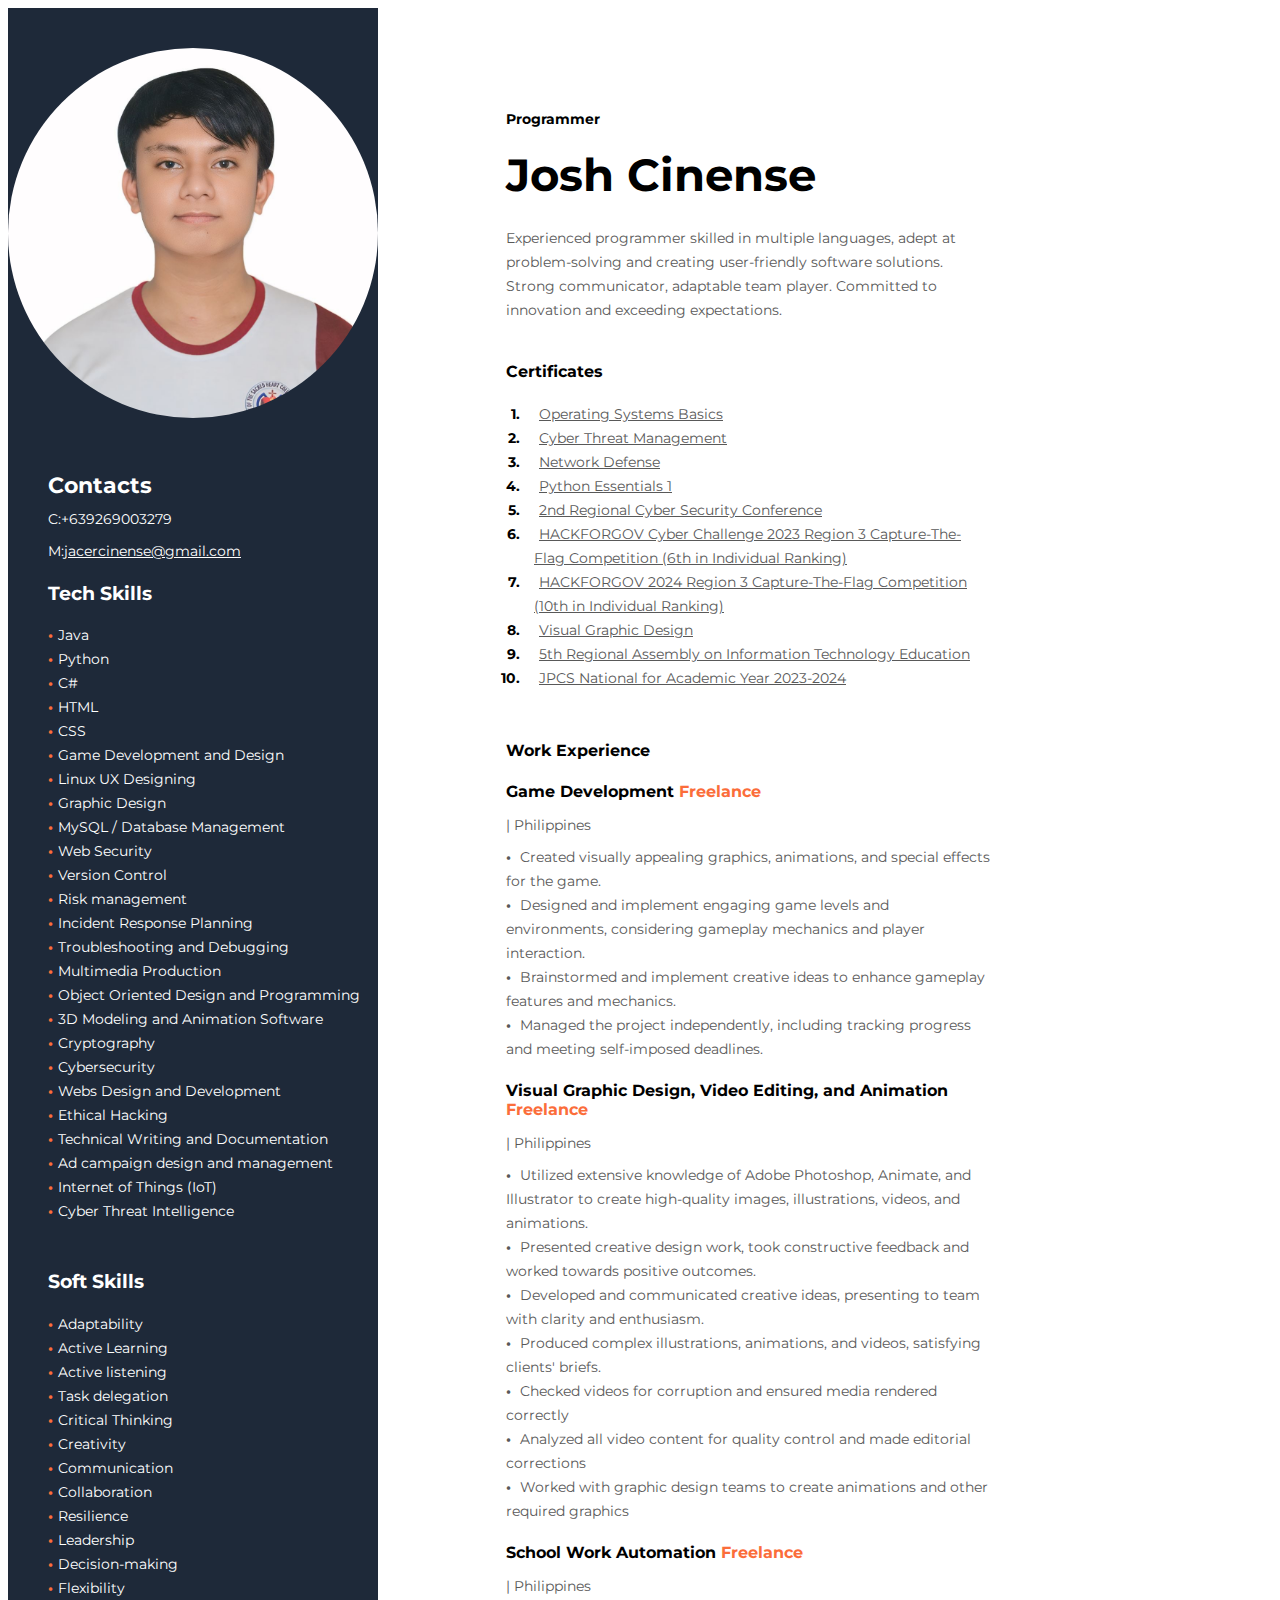
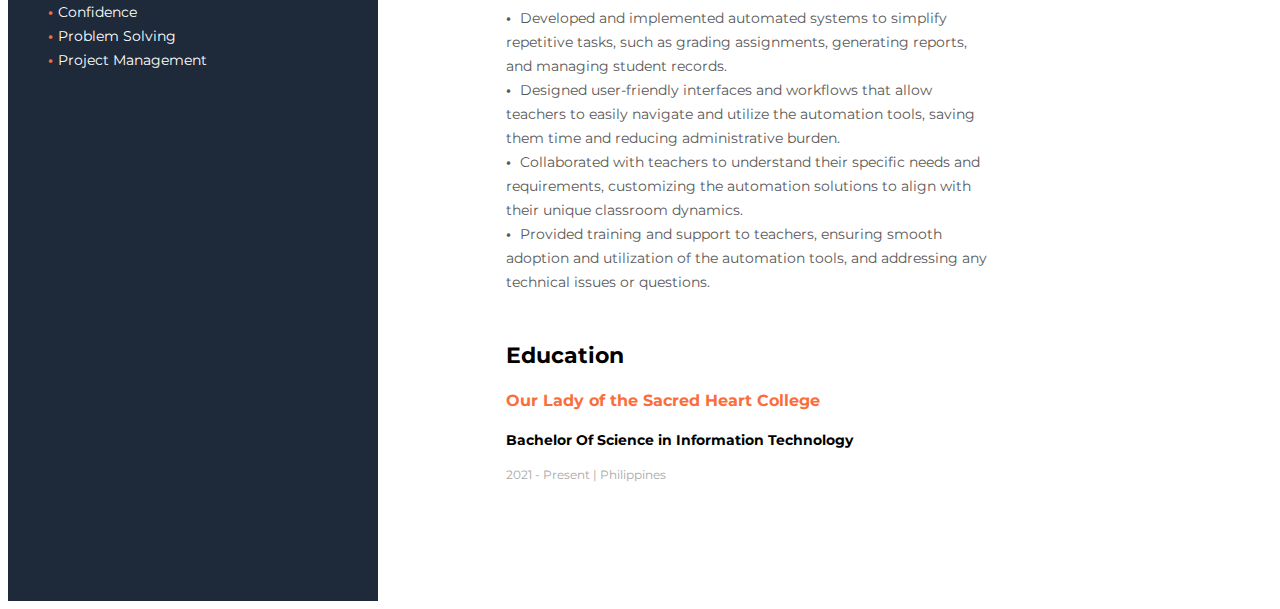
<file: index.html>
<!DOCTYPE html>
<html lang="en">
	<head>
		<meta charset="UTF-8" />
		<meta name="viewport" content="width=device-width, initial-scale=1.0" />
		<title>Curriculum Vitae</title>
		<link rel="stylesheet" href="css/resume-style.css" />
		<link rel="preconnect" href="https://fonts.googleapis.com" />
		<link rel="preconnect" href="https://fonts.gstatic.com" crossorigin />
		<link
			href="https://fonts.googleapis.com/css2?family=Montserrat:wght@400;700&display=swap"
			rel="stylesheet"
		/>
		<link
			rel="icon"
			type="image/png"
			sizes="32x32"
			href="images/resumeFavicon.png"
		/>
	</head>
	<body>
		<!-- Left Section -->
		<section class="sidebar">
			<img src="images/img.jfif" alt="profile picture" width="370 px" style=" border-radius: 50%;"/>

			<div class="content">
				<!-- Contacts -->
				<div class="contacts">
					<h3>Contacts</h3>
					<p>
						C:<a class="phone-number" href="tel: +639269003279"
							>+639269003279</a
						>
					</p>
					<p>
						M:<a class="email" href="mailto: jacercinense@gmail.com"
							>jacercinense@gmail.com</a
						>
					</p>
				</div>

				<!-- Tech Skills -->
				<div class="tech-skills">
					<h3>Tech Skills</h3>
					<ul>
						<li>Java</li>
						<li>Python</li>
						<li>C#</li>
						<li>HTML</li>
						<li>CSS</li>
						<li>Game Development and Design</li>
						<li>Linux UX Designing</li>
						<li>Graphic Design</li>
						<li>MySQL / Database Management</li>
						<li>Web Security</li>
						<li>Version Control</li>
						<li>Risk management</li>
						<li>Incident Response Planning</li>
						<li>Troubleshooting and Debugging</li>
						<li>Multimedia Production</li>
						<li>Object Oriented Design and Programming</li>
						<li>3D Modeling and Animation Software</li>
						<li>Cryptography</li>
						<li>Cybersecurity</li>
						<li>Webs Design and Development</li>
						<li>Ethical Hacking</li>
						<li>Technical Writing and Documentation</li>
						<li>Ad campaign design and management</li>
						<li>Internet of Things (IoT)</li>
						<li>Cyber Threat Intelligence</li>
					</ul>
				</div>

				<!-- Soft Skills -->
				<div class="soft-skills">
					<h3>Soft Skills</h3>
					<ul>
						<li>Adaptability</li>
						<li>Active Learning</li>
						<li>Active listening</li>
						<li>Task delegation</li>
						<li>Critical Thinking</li>
						<li>Creativity</li>
						<li>Communication</li>
						<li>Collaboration</li>
						<li>Resilience</li>
						<li>Leadership</li>
						<li>Decision-making</li>
						<li>Flexibility</li>
						<li>Confidence</li>
						<li>Problem Solving</li>
						<li>Project Management</li>
					</ul>
				</div>
			</div>
		</section>

		<!-- Right Section -->
		<section class="main-content">
			<!-- Summary Section -->
			<div class="summary">
				<h4>Programmer</h4>
				<h2>Josh Cinense</h2>
				<p>
					Experienced programmer skilled in multiple languages, adept
					at problem-solving and creating user-friendly software
					solutions. Strong communicator, adaptable team player.
					Committed to innovation and exceeding expectations.
				</p>
			</div>

			<!-- Project Section -->
			<div class="certificates">
				<h4>Certificates</h4>
				<ol>
					<li>
						<a
							href="https://www.credly.com/badges/76a40b3c-e6a1-431d-9933-56809e82e6db/public_url"
							target="_blank"
						>
							Operating Systems Basics
						</a>
					</li>
					<li>
						<a
							href="https://www.credly.com/badges/68ecbac7-869f-4214-95cf-6eb22bc60975/public_url"
							target="_blank"
						>
							Cyber Threat Management
						</a>
					</li>
					<li>
						<a
							href="https://www.credly.com/badges/3b1cd866-f152-4d2c-b74b-e006c5a8441e/public_url"
							target="_blank"
						>
							Network Defense
						</a>
					</li>
					<li>
						<a
							href="https://www.credly.com/badges/473c1eee-04c3-47d2-adea-8beb9799e674/public_url"
							target="_blank"
						>
							Python Essentials 1
						</a>
					</li>
					<li>
						<a
							href="https://drive.google.com/file/d/1g6uxSfB51KdgdH7NT0A8UmgWc3cb3YsZ/view?usp=sharing"
							target="_blank"
						>
							2nd Regional Cyber Security Conference
						</a>
					</li>
					<li>
						<a
							href="https://drive.google.com/file/d/1x193VDDHuvDSxH79y1Qcs-W8S68nP1OR/view?usp=sharing"
							target="_blank"
						>
							HACKFORGOV Cyber Challenge 2023 Region 3 Capture-The-Flag Competition (6th in Individual Ranking)
						</a>
					</li>
					<li>
						<a
							href="https://drive.google.com/file/d/1y5uteuNSTWNRCpgx-ShwbR6LnvPmJiIN/view?usp=drive_link"
							target="_blank"
						>
						HACKFORGOV 2024 Region 3 Capture-The-Flag Competition (10th in Individual Ranking)
						</a>
					</li>
					<li>
						<a
							href="https://drive.google.com/file/d/11VxuBGEvFmjga03U-BJnUFMo6IEXLeWD/view?usp=sharing"
							target="_blank"
						>
							Visual Graphic Design
						</a>
					</li>
					<li>
						<a
							href="https://drive.google.com/file/d/1g2_9eIKiQcprtpD_e6fNZh8vLtGyNd4d/view?usp=sharing"
							target="_blank"
						>
							5th Regional Assembly on Information Technology
							Education
						</a>
					</li>
					<li>
						<a
							href="https://drive.google.com/file/d/1EW8RVi8BtUNYq9FKl7mxiOMX2kMZPyxO/view?usp=sharing"
							target="_blank"
						>
							JPCS National for Academic Year 2023-2024
						</a>
					</li>
				</ol>
			</div>

			<!-- Work experience section -->
			<div class="work-experience">
				<h4>Work Experience</h4>
				<div class="experience">
					<!-- 1st work experience -->
					<h3>
						Game Development <span class="subtitle">Freelance</span>
					</h3>
					<p>
						| Philippines
					</p>
					<ul>
						<li>
							Created visually appealing graphics, animations, and
							special effects for the game.
						</li>
						<li>
							Designed and implement engaging game levels and
							environments, considering gameplay mechanics and
							player interaction.
						</li>
						<li>
							Brainstormed and implement creative ideas to enhance
							gameplay features and mechanics.
						</li>
						<li>
							Managed the project independently, including
							tracking progress and meeting self-imposed
							deadlines.
						</li>
					</ul>
				</div>

				<div class="experience">
					<!-- 2nd work experience -->
					<h3>
						Visual Graphic Design, Video Editing, and Animation
						<span class="subtitle">Freelance</span>
					</h3>
					<p>
						| Philippines
					</p>
					<ul>
						<li>
							Utilized extensive knowledge of Adobe Photoshop,
							Animate, and Illustrator to create high-quality
							images, illustrations, videos, and animations.
						</li>
						<li>
							Presented creative design work, took constructive
							feedback and worked towards positive outcomes.
						</li>
						<li>
							Developed and communicated creative ideas,
							presenting to team with clarity and enthusiasm.
						</li>
						<li>
							Produced complex illustrations, animations, and
							videos, satisfying clients' briefs.
						</li>
						<li>
							Checked videos for corruption and ensured media
							rendered correctly
						</li>
						<li>
							Analyzed all video content for quality control and
							made editorial corrections
						</li>
						<li>
							Worked with graphic design teams to create
							animations and other required graphics
						</li>
					</ul>
				</div>
				<div class="experience">
					<h3>
						School Work Automation
						<span class="subtitle">Freelance</span>
					</h3>
					<p>| Philippines</p>
					<ul>
						<li>
							Developed and implemented automated systems to
							simplify repetitive tasks, such as grading
							assignments, generating reports, and managing
							student records.
						</li>
						<li>
							Designed user-friendly interfaces and workflows that
							allow teachers to easily navigate and utilize the
							automation tools, saving them time and reducing
							administrative burden.
						</li>
						<li>
							Collaborated with teachers to understand their
							specific needs and requirements, customizing the
							automation solutions to align with their unique
							classroom dynamics.
						</li>
						<li>
							Provided training and support to teachers, ensuring
							smooth adoption and utilization of the automation
							tools, and addressing any technical issues or
							questions.
						</li>
					</ul>
				</div>
			</div>
			<!-- Education section -->
			<div class="education">
				<h3>Education</h3>
				<h4 class="subtitle">Our Lady of the Sacred Heart College</h4>
				<h4>Bachelor Of Science in Information Technology</h4>
				<p>2021 - Present | Philippines</p>
			</div>
		</section>
	</body>
</html>
</file>
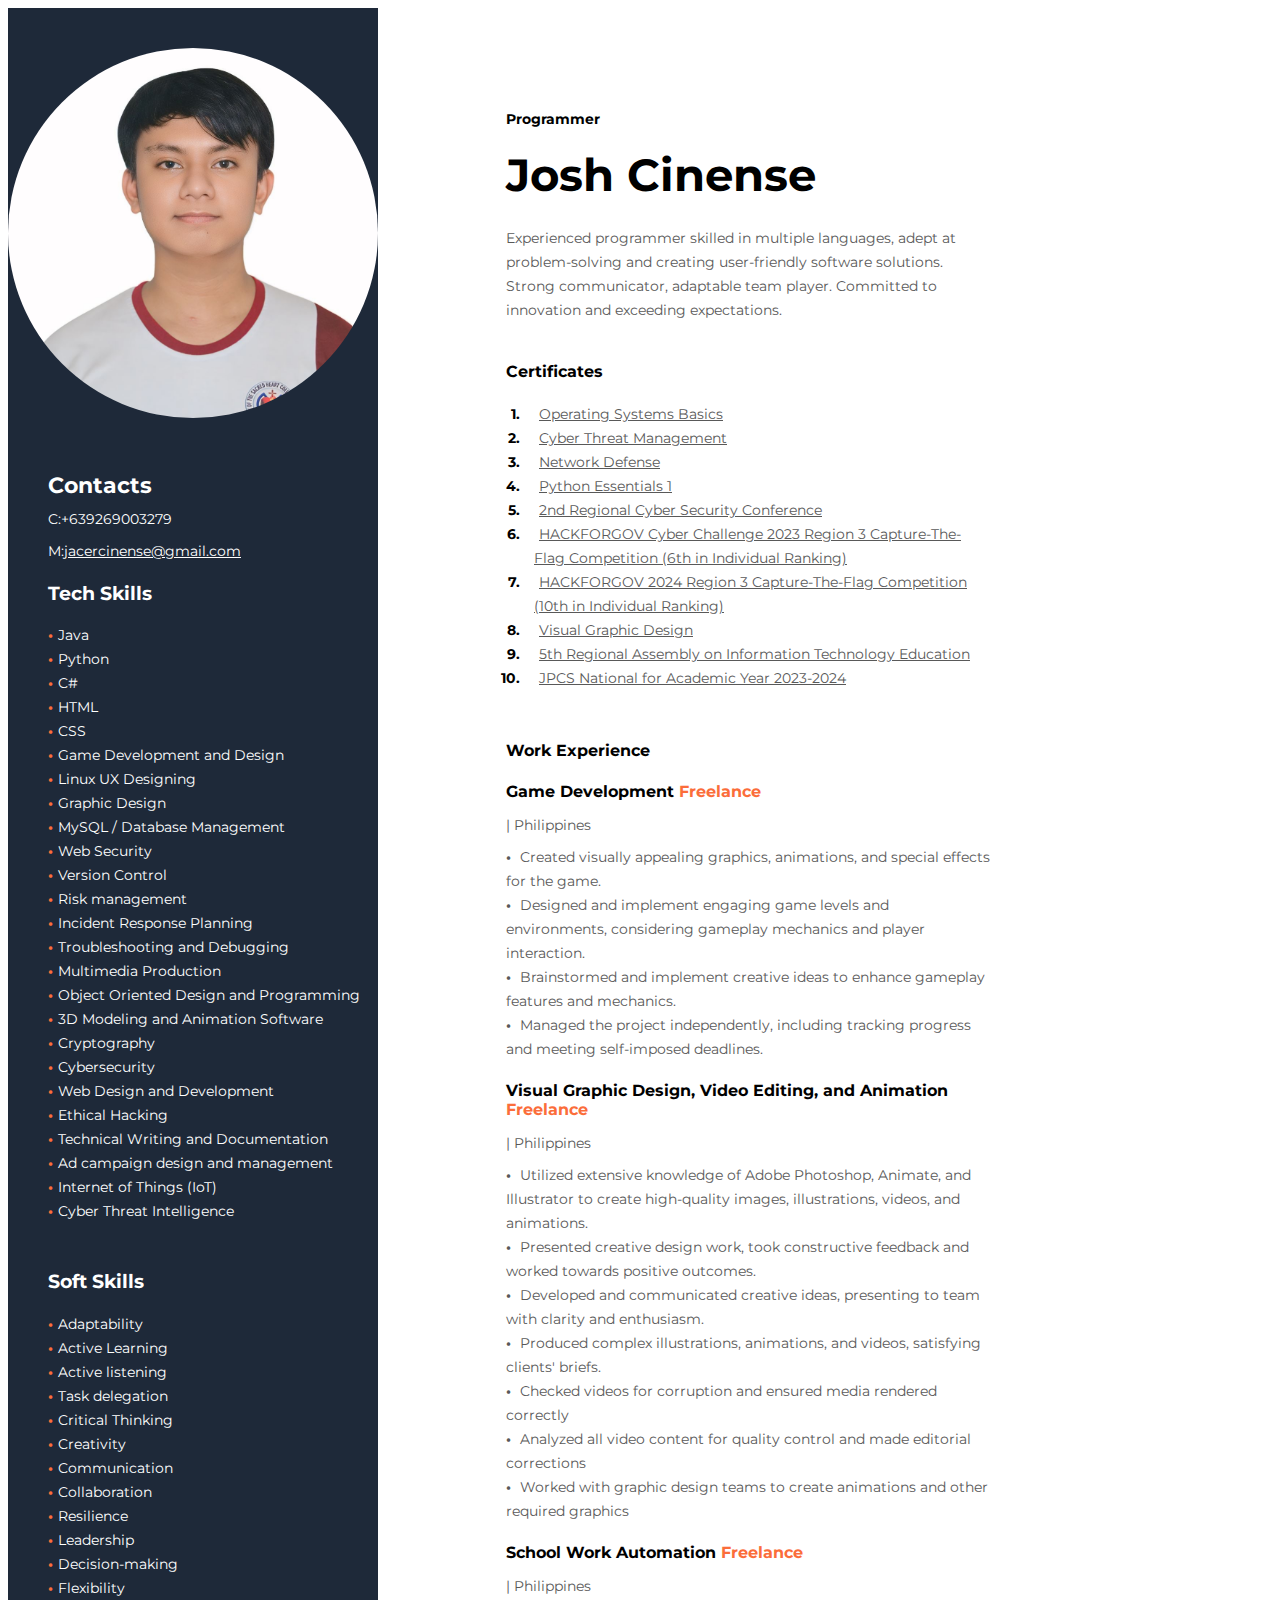
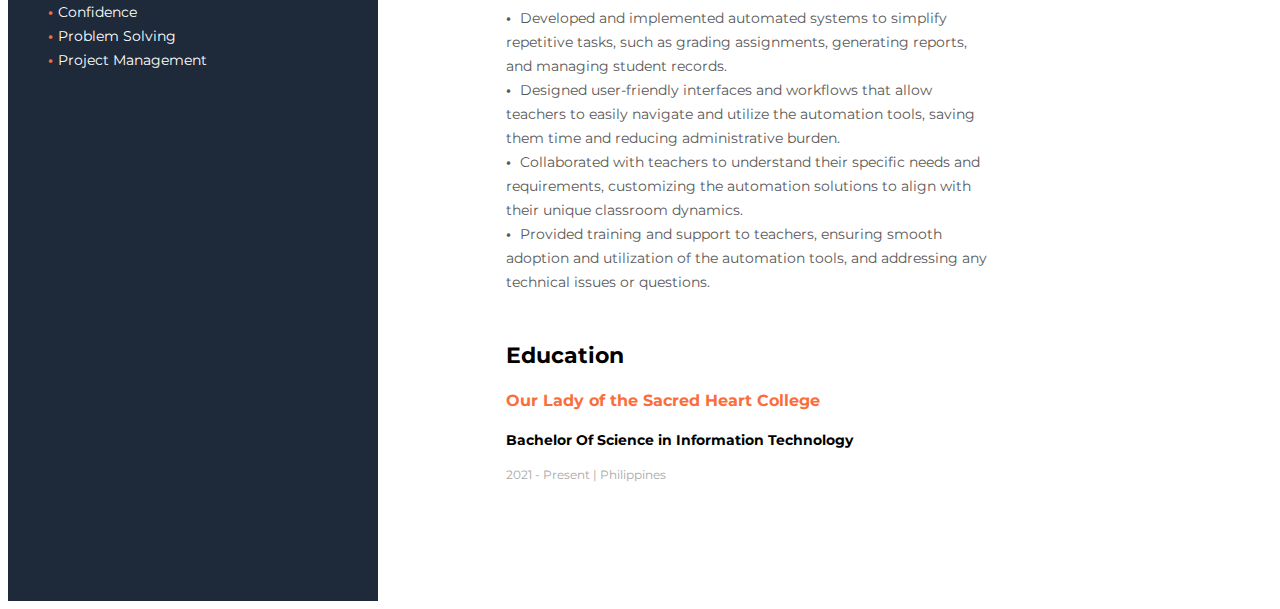
<file: resume.html>
<!DOCTYPE html>
<html lang="en">
	<head>
		<meta charset="UTF-8" />
		<meta name="viewport" content="width=device-width, initial-scale=1.0" />
		<title>Curriculum Vitae</title>
		<link rel="stylesheet" href="css/resume-style.css" />
		<link rel="preconnect" href="https://fonts.googleapis.com" />
		<link rel="preconnect" href="https://fonts.gstatic.com" crossorigin />
		<link
			href="https://fonts.googleapis.com/css2?family=Montserrat:wght@400;700&display=swap"
			rel="stylesheet"
		/>
		<link
			rel="icon"
			type="image/png"
			sizes="32x32"
			href="images/resumeFavicon.png"
		/>
	</head>
	<body>
		<!-- Left Section -->
		<section class="sidebar">
			<img src="images/img.jfif" alt="profile picture" width="370 px" style=" border-radius: 50%;"/>

			<div class="content">
				<!-- Contacts -->
				<div class="contacts">
					<h3>Contacts</h3>
					<p>
						C:<a class="phone-number" href="tel: +639269003279"
							>+639269003279</a
						>
					</p>
					<p>
						M:<a class="email" href="mailto: jacercinense@gmail.com"
							>jacercinense@gmail.com</a
						>
					</p>
				</div>

				<!-- Tech Skills -->
				<div class="tech-skills">
					<h3>Tech Skills</h3>
					<ul>
						<li>Java</li>
						<li>Python</li>
						<li>C#</li>
						<li>HTML</li>
						<li>CSS</li>
						<li>Game Development and Design</li>
						<li>Linux UX Designing</li>
						<li>Graphic Design</li>
						<li>MySQL / Database Management</li>
						<li>Web Security</li>
						<li>Version Control</li>
						<li>Risk management</li>
						<li>Incident Response Planning</li>
						<li>Troubleshooting and Debugging</li>
						<li>Multimedia Production</li>
						<li>Object Oriented Design and Programming</li>
						<li>3D Modeling and Animation Software</li>
						<li>Cryptography</li>
						<li>Cybersecurity</li>
						<li>Web Design and Development</li>
						<li>Ethical Hacking</li>
						<li>Technical Writing and Documentation</li>
						<li>Ad campaign design and management</li>
						<li>Internet of Things (IoT)</li>
						<li>Cyber Threat Intelligence</li>
					</ul>
				</div>

				<!-- Soft Skills -->
				<div class="soft-skills">
					<h3>Soft Skills</h3>
					<ul>
						<li>Adaptability</li>
						<li>Active Learning</li>
						<li>Active listening</li>
						<li>Task delegation</li>
						<li>Critical Thinking</li>
						<li>Creativity</li>
						<li>Communication</li>
						<li>Collaboration</li>
						<li>Resilience</li>
						<li>Leadership</li>
						<li>Decision-making</li>
						<li>Flexibility</li>
						<li>Confidence</li>
						<li>Problem Solving</li>
						<li>Project Management</li>
					</ul>
				</div>
			</div>
		</section>

		<!-- Right Section -->
		<section class="main-content">
			<!-- Summary Section -->
			<div class="summary">
				<h4>Programmer</h4>
				<h2>Josh Cinense</h2>
				<p>
					Experienced programmer skilled in multiple languages, adept
					at problem-solving and creating user-friendly software
					solutions. Strong communicator, adaptable team player.
					Committed to innovation and exceeding expectations.
				</p>
			</div>

			<!-- Project Section -->
			<div class="certificates">
				<h4>Certificates</h4>
				<ol>
					<li>
						<a
							href="https://www.credly.com/badges/76a40b3c-e6a1-431d-9933-56809e82e6db/public_url"
							target="_blank"
						>
							Operating Systems Basics
						</a>
					</li>
					<li>
						<a
							href="https://www.credly.com/badges/68ecbac7-869f-4214-95cf-6eb22bc60975/public_url"
							target="_blank"
						>
							Cyber Threat Management
						</a>
					</li>
					<li>
						<a
							href="https://www.credly.com/badges/3b1cd866-f152-4d2c-b74b-e006c5a8441e/public_url"
							target="_blank"
						>
							Network Defense
						</a>
					</li>
					<li>
						<a
							href="https://www.credly.com/badges/473c1eee-04c3-47d2-adea-8beb9799e674/public_url"
							target="_blank"
						>
							Python Essentials 1
						</a>
					</li>
					<li>
						<a
							href="https://drive.google.com/file/d/1g6uxSfB51KdgdH7NT0A8UmgWc3cb3YsZ/view?usp=sharing"
							target="_blank"
						>
							2nd Regional Cyber Security Conference
						</a>
					</li>
					<li>
						<a
							href="https://drive.google.com/file/d/1x193VDDHuvDSxH79y1Qcs-W8S68nP1OR/view?usp=sharing"
							target="_blank"
						>
							HACKFORGOV Cyber Challenge 2023 Region 3 Capture-The-Flag Competition (6th in Individual Ranking)
						</a>
					</li>
					<li>
						<a
							href="https://drive.google.com/file/d/1y5uteuNSTWNRCpgx-ShwbR6LnvPmJiIN/view?usp=drive_link"
							target="_blank"
						>
						HACKFORGOV 2024 Region 3 Capture-The-Flag Competition (10th in Individual Ranking)
						</a>
					</li>
					<li>
						<a
							href="https://drive.google.com/file/d/11VxuBGEvFmjga03U-BJnUFMo6IEXLeWD/view?usp=sharing"
							target="_blank"
						>
							Visual Graphic Design
						</a>
					</li>
					<li>
						<a
							href="https://drive.google.com/file/d/1g2_9eIKiQcprtpD_e6fNZh8vLtGyNd4d/view?usp=sharing"
							target="_blank"
						>
							5th Regional Assembly on Information Technology
							Education
						</a>
					</li>
					<li>
						<a
							href="https://drive.google.com/file/d/1EW8RVi8BtUNYq9FKl7mxiOMX2kMZPyxO/view?usp=sharing"
							target="_blank"
						>
							JPCS National for Academic Year 2023-2024
						</a>
					</li>
				</ol>
			</div>

			<!-- Work experience section -->
			<div class="work-experience">
				<h4>Work Experience</h4>
				<div class="experience">
					<!-- 1st work experience -->
					<h3>
						Game Development <span class="subtitle">Freelance</span>
					</h3>
					<p>
						| Philippines
					</p>
					<ul>
						<li>
							Created visually appealing graphics, animations, and
							special effects for the game.
						</li>
						<li>
							Designed and implement engaging game levels and
							environments, considering gameplay mechanics and
							player interaction.
						</li>
						<li>
							Brainstormed and implement creative ideas to enhance
							gameplay features and mechanics.
						</li>
						<li>
							Managed the project independently, including
							tracking progress and meeting self-imposed
							deadlines.
						</li>
					</ul>
				</div>

				<div class="experience">
					<!-- 2nd work experience -->
					<h3>
						Visual Graphic Design, Video Editing, and Animation
						<span class="subtitle">Freelance</span>
					</h3>
					<p>
						| Philippines
					</p>
					<ul>
						<li>
							Utilized extensive knowledge of Adobe Photoshop,
							Animate, and Illustrator to create high-quality
							images, illustrations, videos, and animations.
						</li>
						<li>
							Presented creative design work, took constructive
							feedback and worked towards positive outcomes.
						</li>
						<li>
							Developed and communicated creative ideas,
							presenting to team with clarity and enthusiasm.
						</li>
						<li>
							Produced complex illustrations, animations, and
							videos, satisfying clients' briefs.
						</li>
						<li>
							Checked videos for corruption and ensured media
							rendered correctly
						</li>
						<li>
							Analyzed all video content for quality control and
							made editorial corrections
						</li>
						<li>
							Worked with graphic design teams to create
							animations and other required graphics
						</li>
					</ul>
				</div>
				<div class="experience">
					<h3>
						School Work Automation
						<span class="subtitle">Freelance</span>
					</h3>
					<p>| Philippines</p>
					<ul>
						<li>
							Developed and implemented automated systems to
							simplify repetitive tasks, such as grading
							assignments, generating reports, and managing
							student records.
						</li>
						<li>
							Designed user-friendly interfaces and workflows that
							allow teachers to easily navigate and utilize the
							automation tools, saving them time and reducing
							administrative burden.
						</li>
						<li>
							Collaborated with teachers to understand their
							specific needs and requirements, customizing the
							automation solutions to align with their unique
							classroom dynamics.
						</li>
						<li>
							Provided training and support to teachers, ensuring
							smooth adoption and utilization of the automation
							tools, and addressing any technical issues or
							questions.
						</li>
					</ul>
				</div>
			</div>
			<!-- Education section -->
			<div class="education">
				<h3>Education</h3>
				<h4 class="subtitle">Our Lady of the Sacred Heart College</h4>
				<h4>Bachelor Of Science in Information Technology</h4>
				<p>2021 - Present | Philippines</p>
			</div>
		</section>
	</body>
</html>
</file>
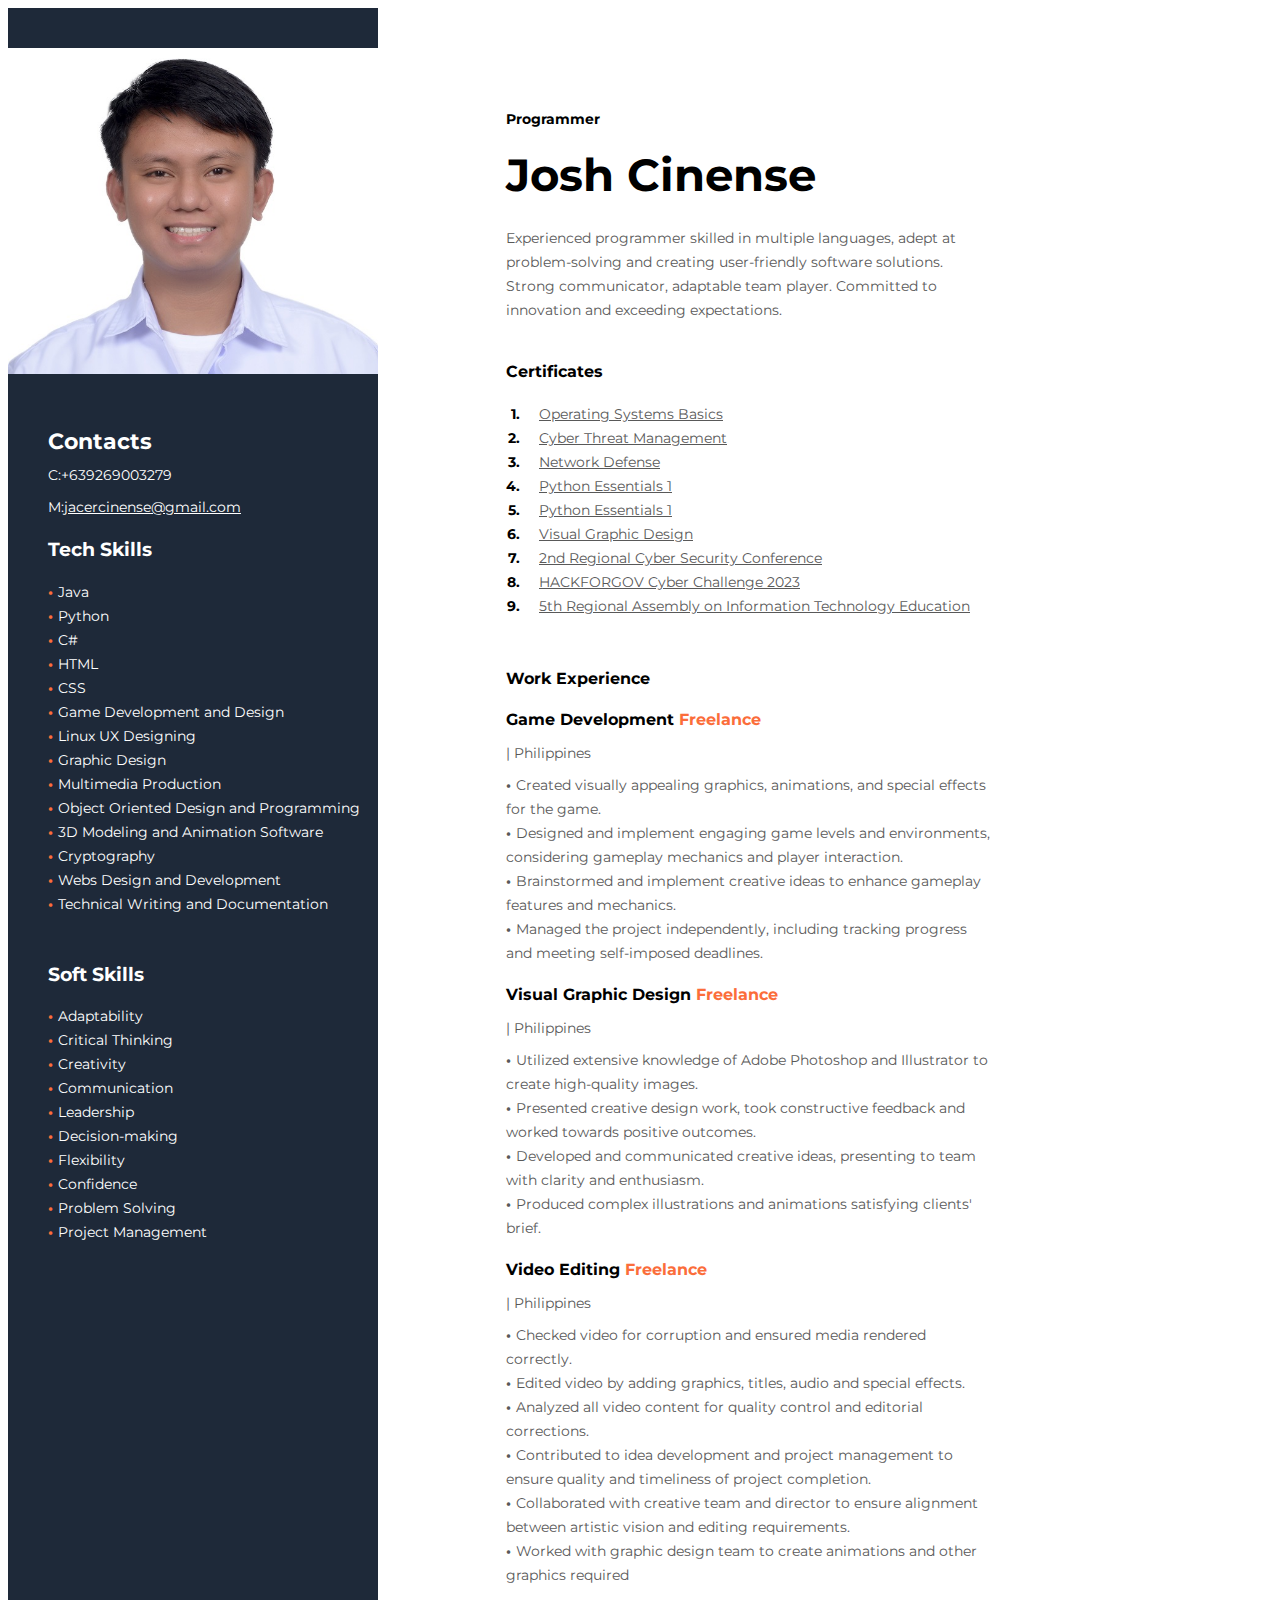
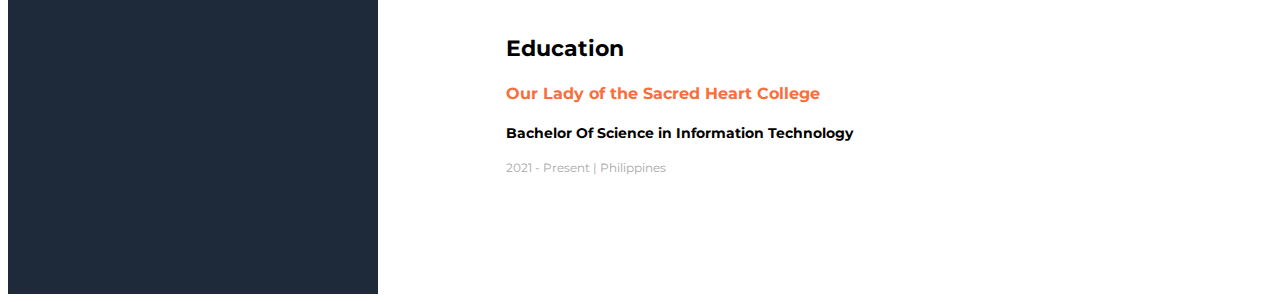
<file: pages/resume.html>
<!DOCTYPE html>
<html lang="en">
    <head>
        <meta charset="UTF-8">
        <meta name="viewport" content="width=device-width, initial-scale=1.0">
        <title>Curriculum Vitae</title>
        <link rel="stylesheet" href="../css/resume-style.css">
        <link rel="preconnect" href="https://fonts.googleapis.com">
        <link rel="preconnect" href="https://fonts.gstatic.com" crossorigin>
        <link
            href="https://fonts.googleapis.com/css2?family=Montserrat:wght@400;700&display=swap"
            rel="stylesheet">
        <link rel="icon" type="image/png" sizes="32x32"
            href="../images/resumeFavicon.png">
    </head>
    <body>
        <!-- Left Section -->
        <section class="sidebar">
            <img src="../images/img.png" alt="profile picture" width="370 px">

            <div class="content">
                <!-- Contacts -->
                <div class="contacts">
                    <h3>Contacts</h3>
                    <p>C:<a class="phone-number"
                            href="tel: +639269003279">+639269003279</a></p>
                    <p>M:<a class="email"
                            href="mailto: jacercinense@gmail.com">jacercinense@gmail.com</a></p>
                </div>

                <!-- Tech Skills -->
                <div class="tech-skills">
                    <h3>Tech Skills</h3>
                    <ul>
                        <li>Java</li>
                        <li>Python</li>
                        <li>C#</li>
                        <li>HTML</li>
                        <li>CSS</li>
                        <li>Game Development and Design</li>
                        <li>Linux UX Designing</li>
                        <li>Graphic Design</li>
                        <li>Multimedia Production</li>
                        <li>Object Oriented Design and Programming</li>
                        <li>3D Modeling and Animation Software</li>
                        <li>Cryptography</li>
                        <li>Webs Design and Development</li>
                        <li>Technical Writing and Documentation</li>
                    </ul>
                </div>

                <!-- Soft Skills -->
                <div class="soft-skills">
                    <h3>Soft Skills</h3>
                    <ul>
                        <li>Adaptability</li>
                        <li>Critical Thinking</li>
                        <li>Creativity</li>
                        <li>Communication</li>
                        <li>Leadership</li>
                        <li>Decision-making</li>
                        <li>Flexibility</li>
                        <li>Confidence</li>
                        <li>Problem Solving</li>
                        <li>Project Management</li>
                    </ul>
                </div>
            </section>

            <!-- Right Section -->
            <section class="main-content">
                <!-- Summary Section -->
                <div class="summary">
                    <h4>Programmer</h4>
                    <h2>Josh Cinense</h2>
                    <p>
                        Experienced programmer skilled in multiple languages,
                        adept at problem-solving and creating user-friendly
                        software solutions. Strong communicator, adaptable team
                        player. Committed to innovation and exceeding
                        expectations.
                    </p>
                </div>

                <!-- Project Section -->
                <div class="certificates">
                    <h4>Certificates</h4>
                    <ol>
                        <li>
                            <a
                                href="https://www.credly.com/badges/76a40b3c-e6a1-431d-9933-56809e82e6db/public_url"
                                target="_blank">
                                Operating Systems Basics
                            </a>
                        </li>
                        <li>
                            <a
                                href="https://www.credly.com/badges/68ecbac7-869f-4214-95cf-6eb22bc60975/public_url"
                                target="_blank">
                                Cyber Threat Management
                            </a>
                        </li>
                        <li>
                            <a
                                href="https://www.credly.com/badges/3b1cd866-f152-4d2c-b74b-e006c5a8441e/public_url"
                                target="_blank">
                                Network Defense
                            </a>
                        </li>
                        <li>
                            <a
                                href="https://www.credly.com/badges/473c1eee-04c3-47d2-adea-8beb9799e674/public_url"
                                target="_blank">
                                Python Essentials 1
                            </a>
                        </li>
                        <li>
                            <a
                                href="https://www.credly.com/badges/473c1eee-04c3-47d2-adea-8beb9799e674/public_url"
                                target="_blank">
                                Python Essentials 1
                            </a>
                        </li>
                        <li>
                            <a
                                href="https://raw.githubusercontent.com/JASHiNSENNiN/Cinense-Josh-CV/main/images/National%20Certificate%20III%20for%20Visual%20Graphic%20Design.jpg"
                                target="_blank">
                                Visual Graphic Design
                            </a>
                        </li>
                        <li>
                            <a
                                href="https://raw.githubusercontent.com/JASHiNSENNiN/Cinense-Josh-CV/main/images/2nd%20Regional%20Cyber%20Security%20Conference.jpg"
                                target="_blank">
                                2nd Regional Cyber Security Conference
                            </a>
                        </li>
                        <li>
                            <a
                                href="https://raw.githubusercontent.com/JASHiNSENNiN/Cinense-Josh-CV/main/images/HACKFORGOV%20Cyber%20Challenge%202023%20Qualifying%20Round.jpg"
                                target="_blank">
                                HACKFORGOV Cyber Challenge 2023
                            </a>
                        </li>
                        <li>
                            <a
                                href="https://raw.githubusercontent.com/JASHiNSENNiN/Cinense-Josh-CV/main/images/5th%20Regional%20Assembly%20on%20Information%20Technology%20Education.png"
                                target="_blank">
                                5th Regional Assembly on Information Technology
                                Education
                            </a>
                        </li>

                    </ol>
                </div>

                <!-- Work experience section -->
                <div class="work-experience">
                    <h4>Work Experience</h4>
                    <div class="experience">
                        <!-- 1st work experience -->
                        <h3>Game Development <span
                                class="subtitle">Freelance</span></h3>
                        <p>
                            | Philippines
                        </p>
                        <ul>
                            <li>Created visually appealing graphics, animations,
                                and special effects for the game.</li>
                            <li>Designed and implement engaging game levels and
                                environments, considering gameplay mechanics and
                                player interaction.</li>
                            <li>Brainstormed and implement creative ideas to
                                enhance gameplay features and mechanics.</li>
                            <li>Managed the project independently, including
                                tracking progress and meeting self-imposed
                                deadlines.</li>
                        </ul>
                    </div>

                    <div class="experience">
                        <!-- 2nd work experience -->
                        <h3>Visual Graphic Design <span
                                class="subtitle">Freelance</span></h3>
                        <p>
                            | Philippines
                        </p>
                        <ul>
                            <li>Utilized extensive knowledge of Adobe Photoshop
                                and Illustrator to create high-quality
                                images.</li>
                            <li>Presented creative design work, took
                                constructive feedback and worked towards
                                positive outcomes.</li>
                            <li>Developed and communicated creative ideas,
                                presenting to team with clarity and
                                enthusiasm.</li>
                            <li>Produced complex illustrations and animations
                                satisfying clients' brief.</li>
                        </ul>
                    </div>

                    <div class="experience">
                        <!-- 3rd work experience-->
                        <h3>Video Editing <span
                                class="subtitle">Freelance</span></h3>
                        <p>
                            | Philippines
                        </p>
                        <ul>
                            <li>Checked video for corruption and ensured media
                                rendered correctly.</li>
                            <li>Edited video by adding graphics, titles, audio
                                and special effects.</li>
                            <li>Analyzed all video content for quality control
                                and editorial corrections.</li>
                            <li>Contributed to idea development and project
                                management to ensure quality and timeliness of
                                project completion.</li>
                            <li>Collaborated with creative team and director to
                                ensure alignment between artistic vision and
                                editing requirements.</li>
                            <li>Worked with graphic design team to create
                                animations and other graphics required</li>
                        </ul>
                    </div>
                </div>

                <!-- Education section -->
                <div class="education">
                    <h3>Education</h3>
                    <h4 class="subtitle">Our Lady of the Sacred Heart
                        College</h4>
                    <h4>Bachelor Of Science in Information Technology</h4>
                    <p>2021 - Present | Philippines</p>
                </div>
            </section>
        </body>
    </html>
</file>
<file: css/resume-style.css>
body
{
    font-family: 'Montserrat', sans-serif;
    background-color: white;
    display: flex;
    flex-direction: row;
    max-width: 1200px;
}

.sidebar
{
    width: 370px;
    background-color: #1E2939;
    color: #ffff;
    margin-right: 20px;
    padding-top: 40px;
}

.sidebar .content
{
    margin-top: 50px;
    margin-left: 40px;
}

.contacts .phone-number
{
    text-decoration: none;
    color: white;
    font-size: 14px;
    font-family: Montserrat;
    font-weight: 400;
    line-height: 24px;
}

.contacts .email
{
    color: white;
    font-size: 14px;
    font-family: Montserrat;
    font-weight: 400;
    text-decoration: underline;
    line-height: 24px;
}

.sidebar .contacts h3
{
    margin: 0px 0px 8px 0px;
    color: white;
    font-size: 22px;
    font-family: Montserrat;
    font-weight: 700;
    word-wrap: break-word;
}

.sidebar .contacts p
{
    margin: 8px 0px 0px 0px;
    color: white;
    font-size: 14px;
    font-family: Montserrat;
    font-weight: 400;
    line-height: 24px;
    word-wrap: break-word;
}

.sidebar > .tech-skills, .soft-skills
{
    margin: 47px 0px 0px 0px;
}

.soft-skills ul, .tech-skills ul
{
    list-style:  none;
    padding-left: 0px;
}

.soft-skills ul li::before, .tech-skills ul li::before
{
    content: "\2022";
    font-weight: 700;
    font-size: 14px;
    line-height: 24px;
    color: #FB6D3A;
    display: inline-block;
    width: 10px;
}

.soft-skills ul li, .tech-skills ul li
{
    color: white;
    font-size: 14px;
    font-family: Montserrat;
    font-weight: 400;
    line-height: 24px;
    word-wrap: break-word;
    list-style: none;
    padding-left: 0px;
}

.main-content
{
    width: calc(100% - 370px);
    margin-left: 20px;
    padding: 102px 217px 107px 88px;
}

.summary
{
    margin-bottom: 40px;
}

.summary > h4
{
    margin: 0;
    color: black;
    font-size: 14px;
    font-family: Montserrat;
    font-weight: 700;
    word-wrap: break-word
}

.summary > h2
{
    margin: 19px 0px 24px 0px;
    color: black;
    font-size: 45px;
    font-family: Montserrat;
    font-weight: 700;
    word-wrap: break-word
}

.summary > p
{
    margin: 0;
    color: #595959;
    font-size: 14px;
    font-family: Montserrat;
    font-weight: 400;
    line-height: 24px;
    word-wrap: break-word
}

.bracket
{
    color: black;
    font-size: 14px;
    font-family: Montserrat;
    font-weight: 700;
    line-height: 24px;
    word-wrap: break-word
}

.certificates h3
{
    margin: 0px;
}

.certificates > ol
{
    margin: 8 0 1.5em 0px;
    padding: 0;
    counter-reset: item;
}

ol > li
{
    margin: 0;
    padding: 0 0 0 2em;
    text-indent: -2em;
    list-style-type: none;
    counter-increment: item;
    color: #595959;
    font-size: 14px;
    font-family: Montserrat;
    font-weight: 400;
    line-height: 24px;
    word-wrap: break-word
}

ol > li::before
{
    display: inline-block;
    width: 1em;
    padding-right: 0.5em;
    text-align: right;
    content: counter(item) ".";
    color: black;
    font-size: 14px;
    font-family: Montserrat;
    font-weight: 700;
    line-height: 24px;
    word-wrap: break-word
}

.certificates a
{
    margin: 8px;
    color: #595959;
    font-size: 14px;
    font-family: Montserrat;
    font-weight: 400;
    text-decoration: underline;
    line-height: 24px;
    word-wrap: break-word
}

.work-experience
{
    margin: 51px 0px 0px 0px;
}

.work-experience h3
{
    margin: 0;
    color: black;
    font-size: 16px;
    font-family: Montserrat;
    font-weight: 700;
    word-wrap: break-word;
}

.work-experience .experience
{
    margin: 12px 0px;
}

.work-experience > .experience > h3
{
    color: black;
    font-size: 16px;
    font-family: Montserrat;
    font-weight: 700;
    word-wrap: break-word;
    margin: 20px 0px 12px 0px;
}

.work-experience > .experience > p
{
    margin: 0px;
    color: #595959;
    font-size: 14px;
    font-family: Montserrat;
    font-weight: 400;
    line-height: 24px;
    word-wrap: break-word;
}

.work-experience > .experience > ul
{
    list-style: none;
    padding-left: 0px;
    margin: 8px 0px 0px 0px;
}

.work-experience > .experience > ul li::before
{
    content:"\2022";
    color: #595959;
    font-size: 14px;
    font-weight: 700;
    line-height: 24px;
    word-wrap: break-word;
    display: inline-block;
    width: 10px;
}

.work-experience > .experience > ul > li
{
    color: #595959;
    font-size: 14px;
    font-family: Montserrat;
    font-weight: 400;
    line-height: 24px;
    word-wrap: break-word;
}

.main-content .subtitle
{
    color: #FB6D3A;
    font-size: 16px;
    font-family: Montserrat;
    font-weight: 700;
    word-wrap: break-word;
}

.education
{
    margin: 48px 0px 0px 0px;
}

.education h4
{
    color: black;
    font-size: 14px;
    font-family: Montserrat;
    font-weight: 700;
    word-wrap: break-word;
}

.education > h4 > .subtitle
{
    color: #FB6D3A;
    font-size: 16px;
    font-family: Montserrat;
    font-weight: 700;
    word-wrap: break-word
}

.education p
{
    color: #A8A8A8;
    font-size: 12px;
    font-family: Montserrat;
    font-weight: 400;
    word-wrap: break-word;

}

.education h3
{
    color: black;
    font-size: 22px;
    font-family: Montserrat;
    font-weight: 700;
    word-wrap: break-word
}
</file>
